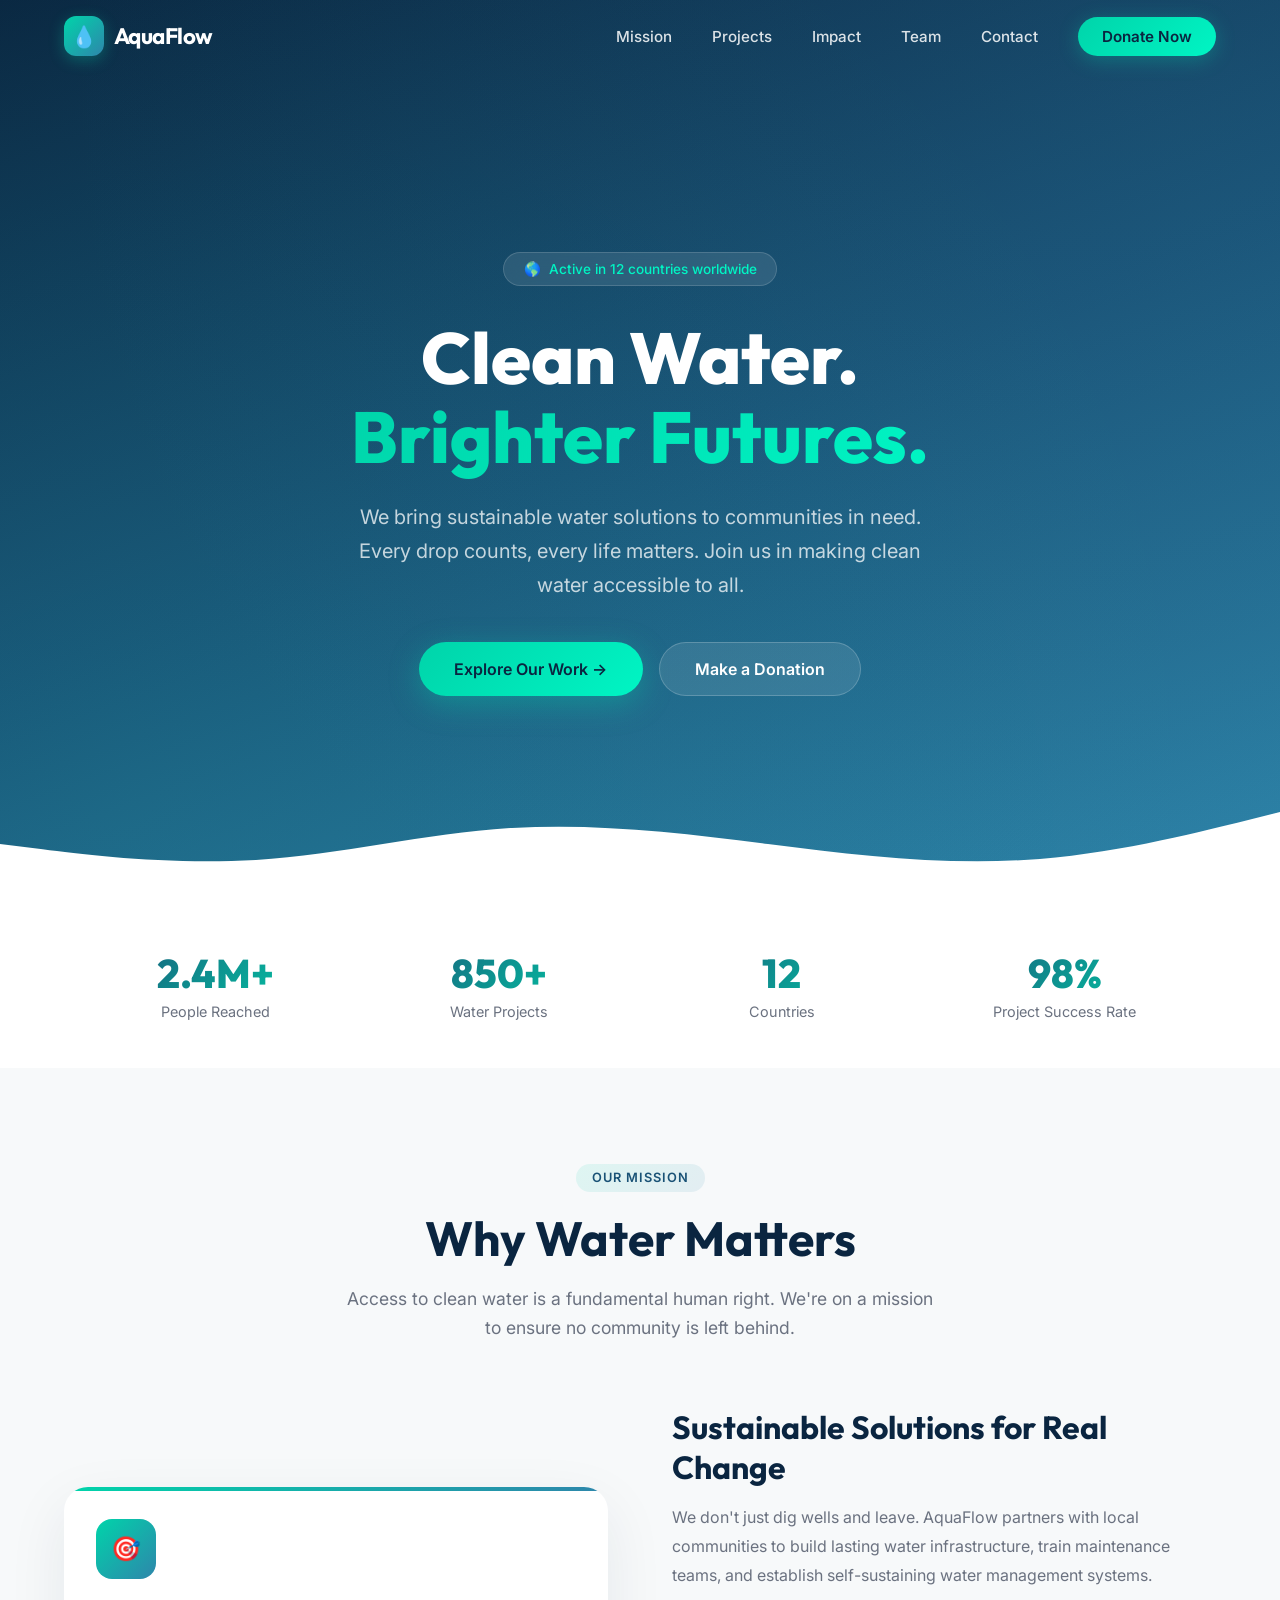
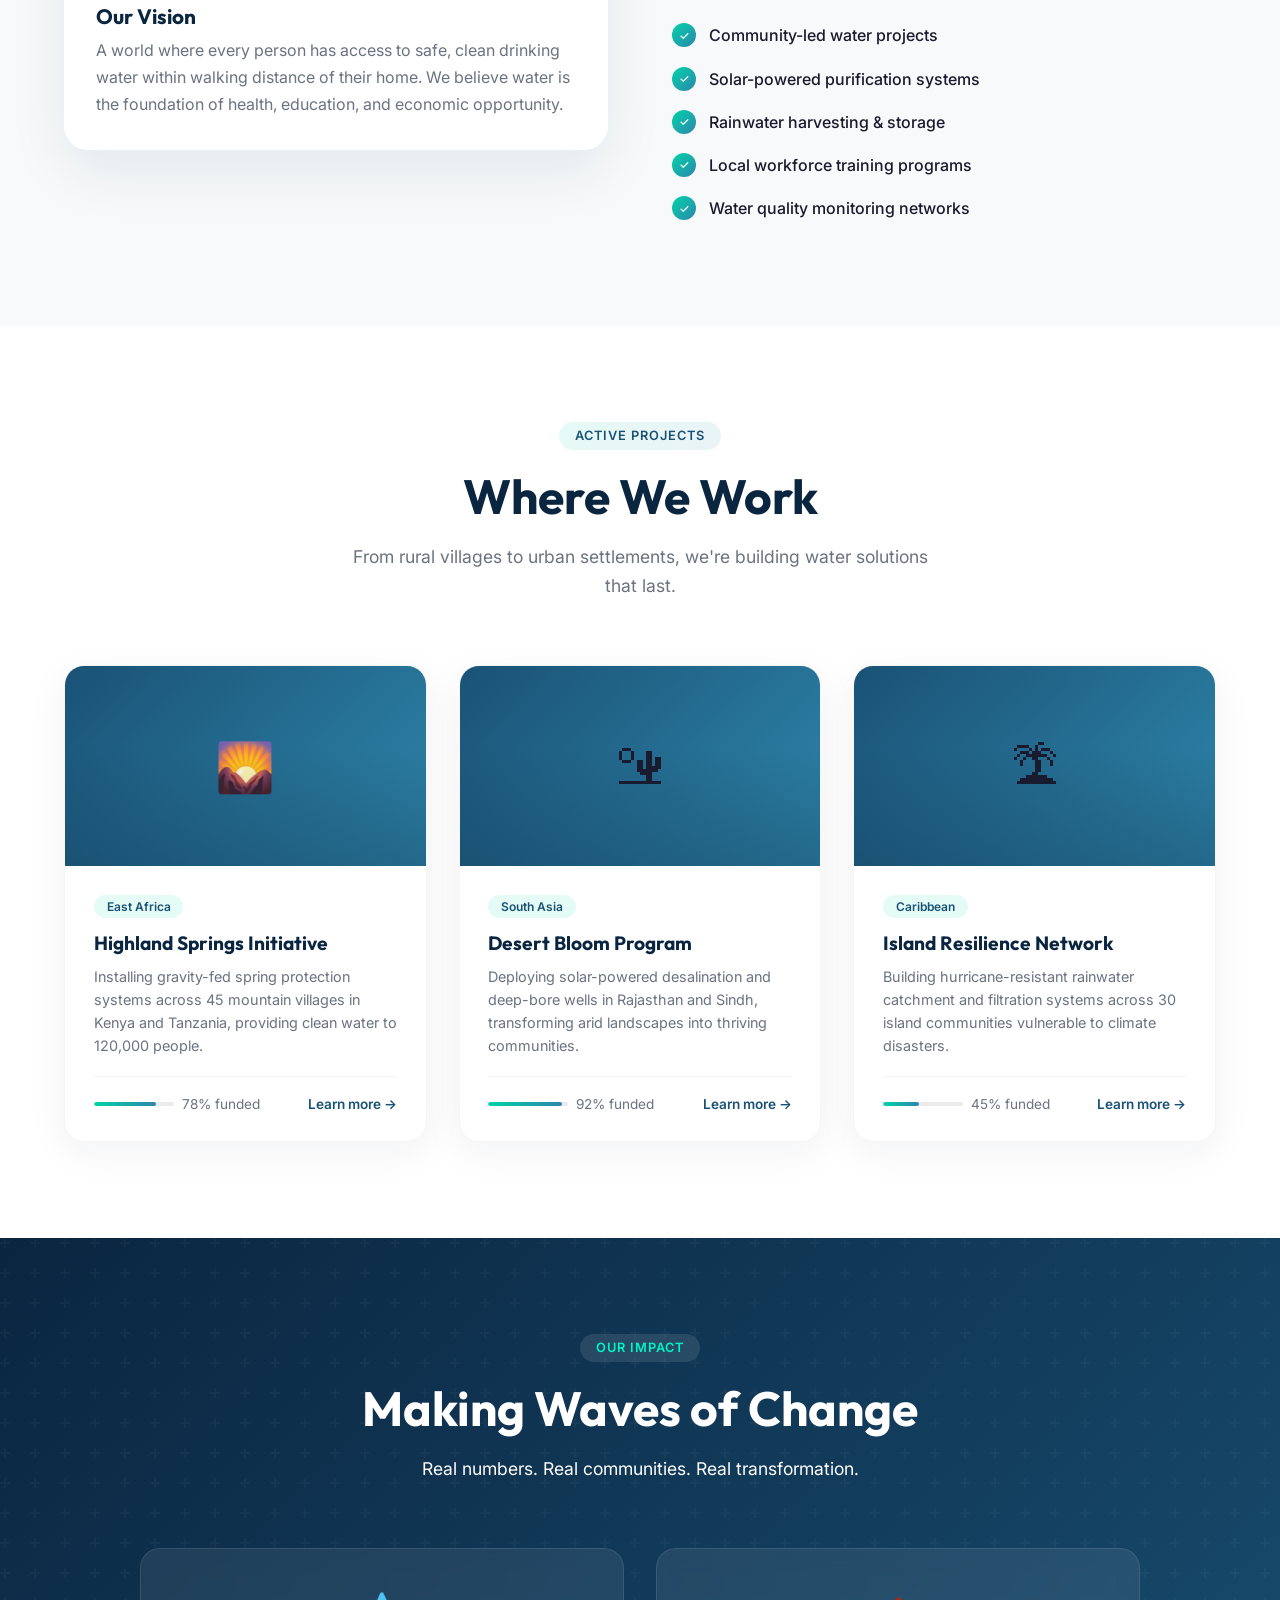
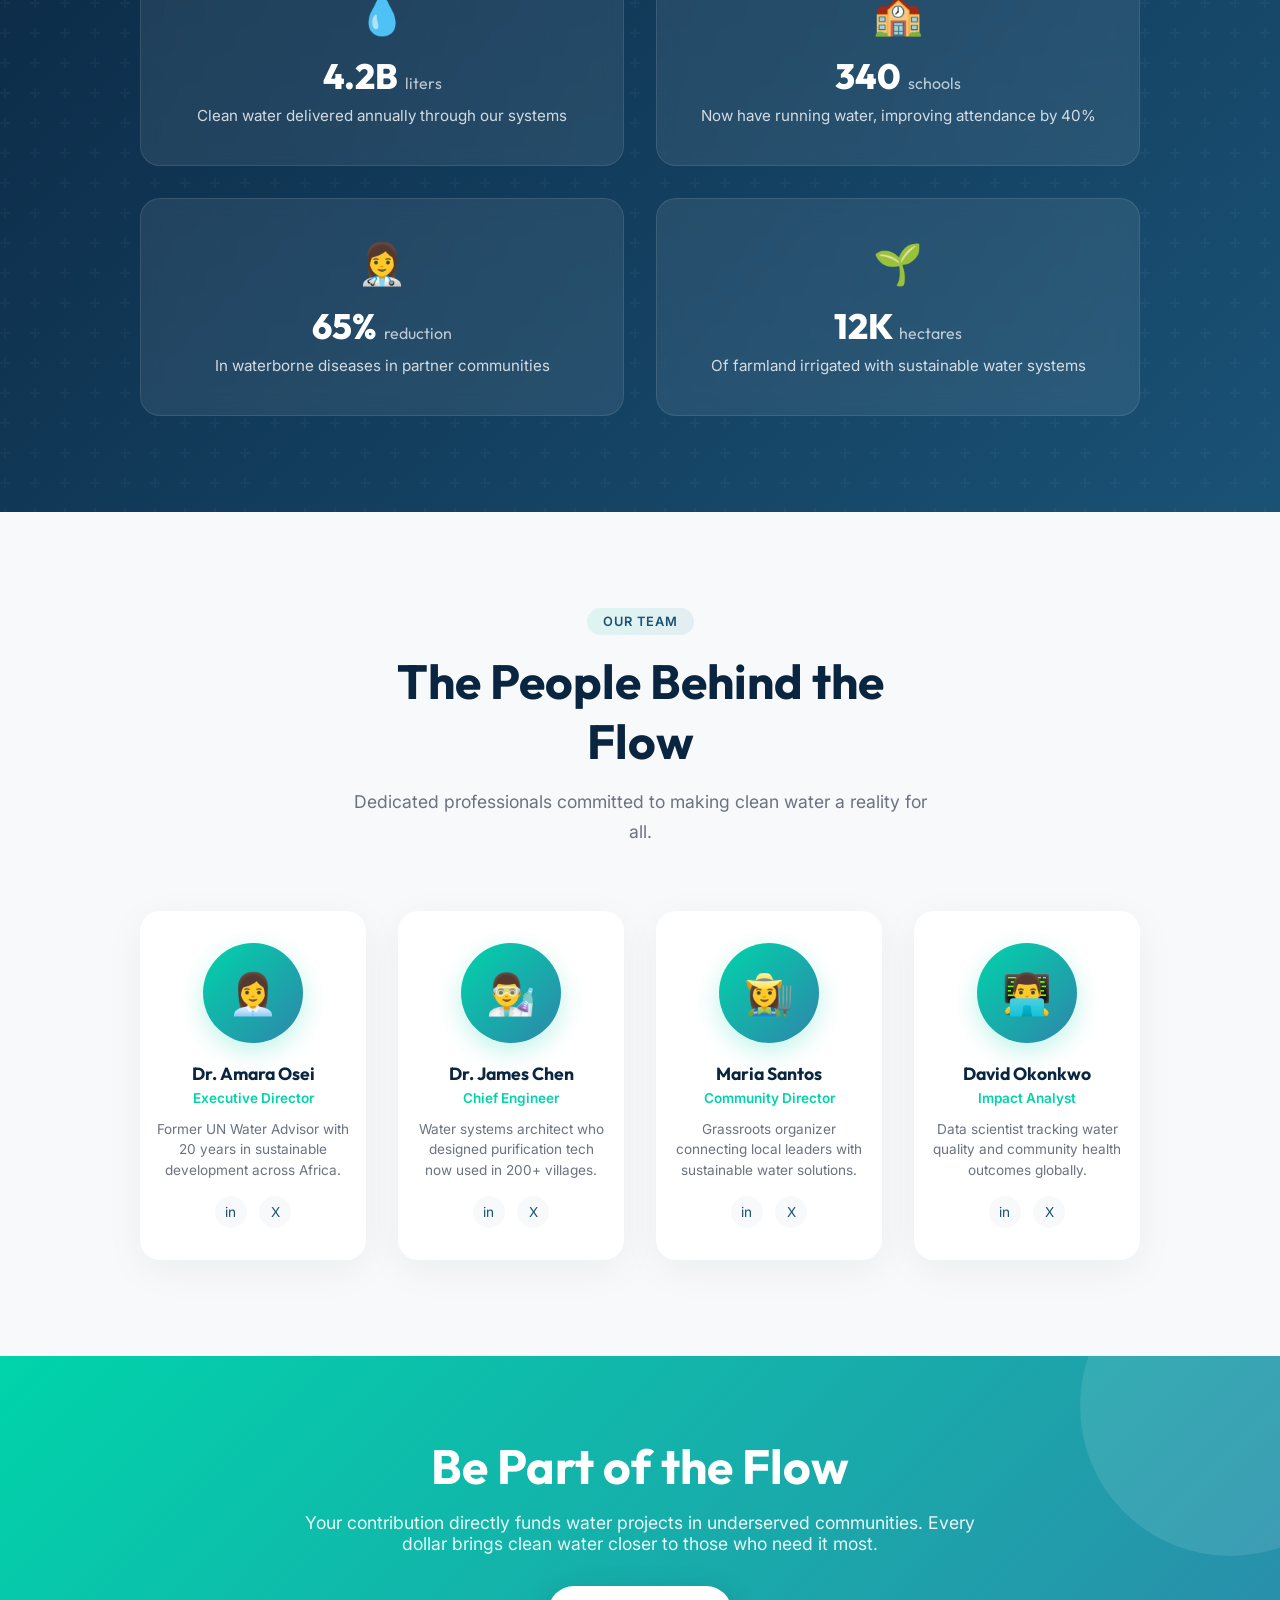
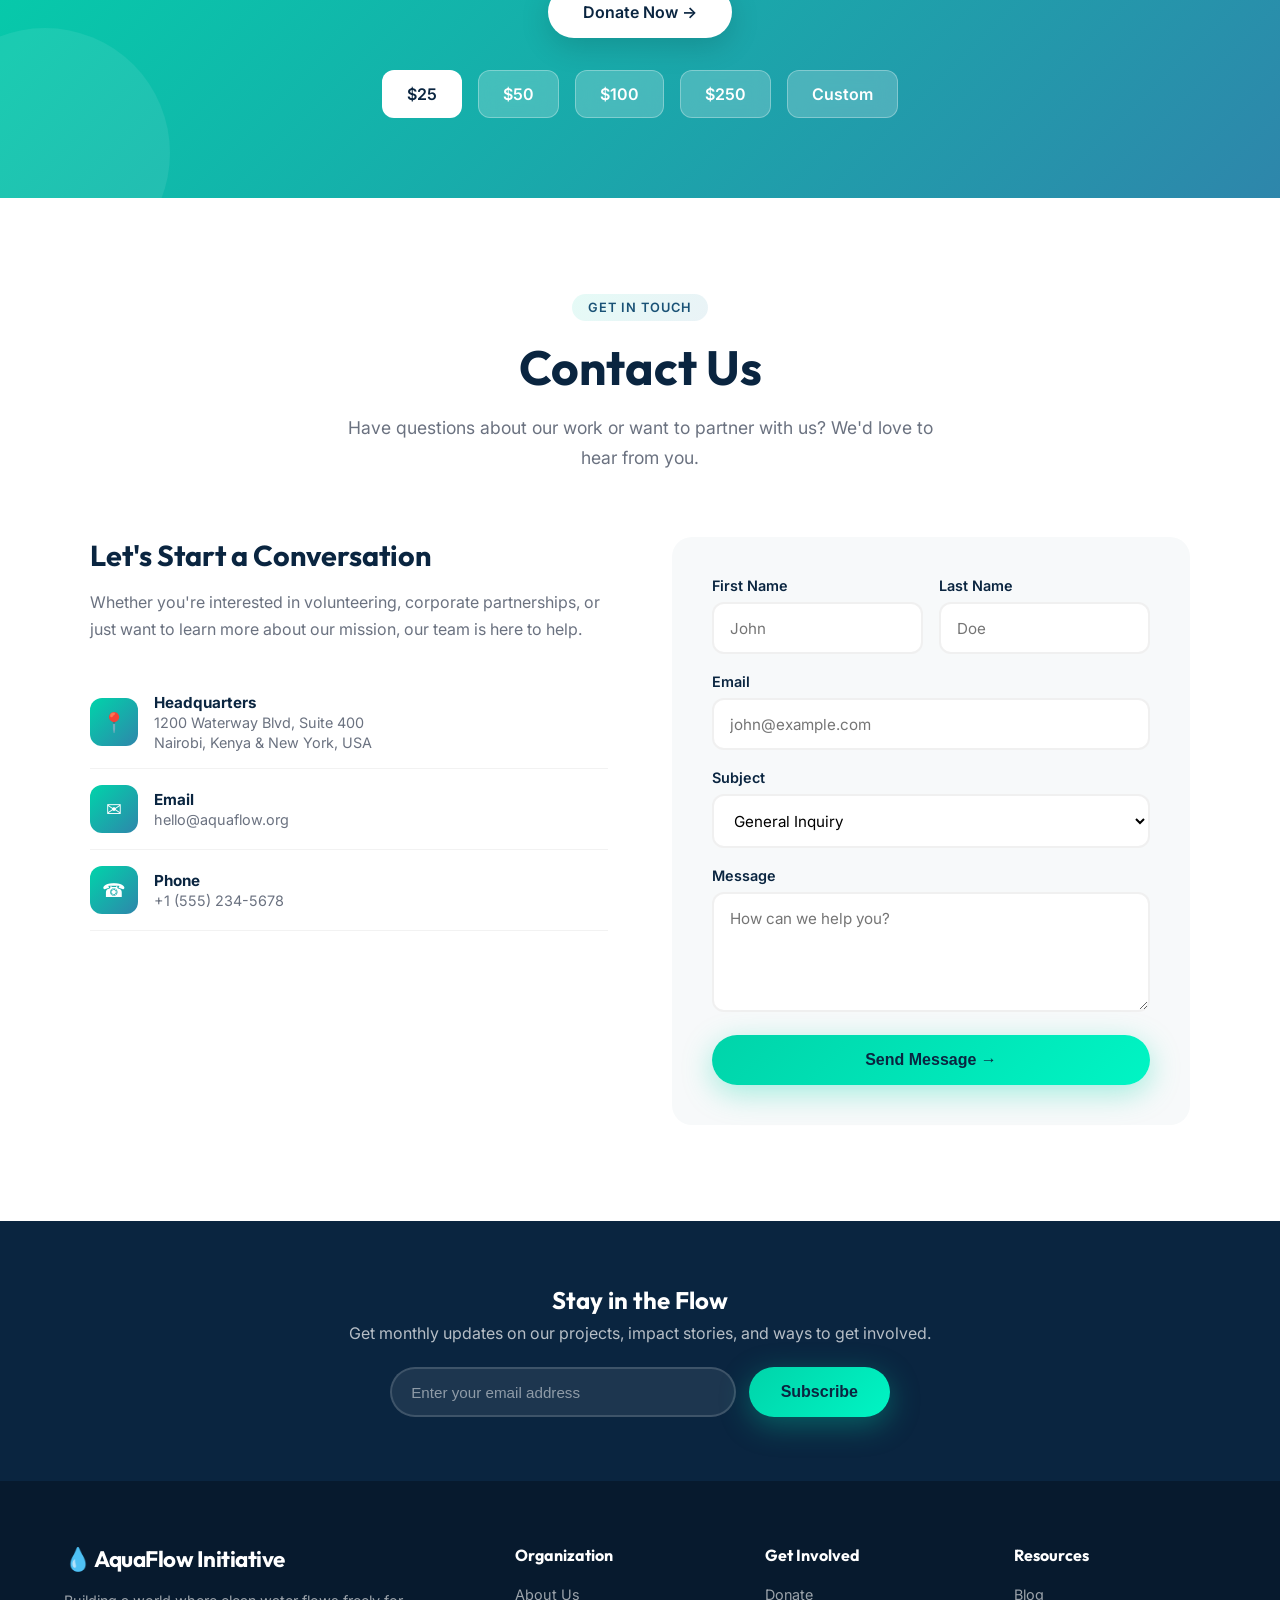
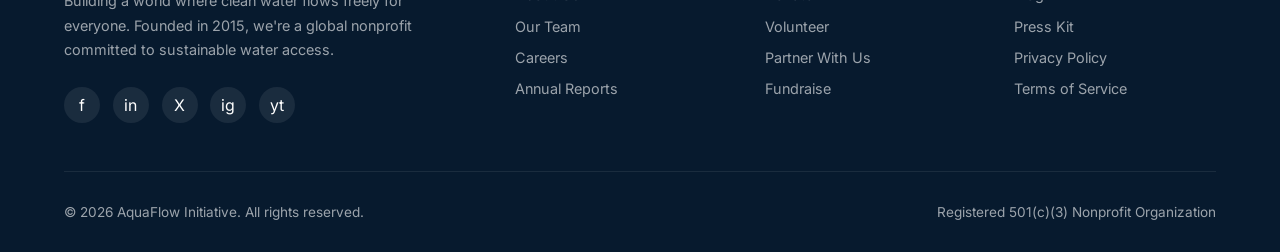
<file: src/index.html>
<!DOCTYPE html>
<html lang="en">
<head>
  <meta charset="UTF-8">
  <meta name="viewport" content="width=device-width, initial-scale=1.0">
  <title>AquaFlow Initiative — Clean Water. Brighter Futures.</title>
  <link rel="preconnect" href="https://fonts.googleapis.com">
  <link rel="preconnect" href="https://fonts.gstatic.com" crossorigin>
  <link href="https://fonts.googleapis.com/css2?family=Outfit:wght@300;400;500;600;700;800&family=Inter:wght@300;400;500;600&display=swap" rel="stylesheet">
  <style>
    :root {
      --ocean-deep: #0a2540;
      --ocean-mid: #1a5276;
      --ocean-light: #2e86ab;
      --aqua: #00d4aa;
      --aqua-glow: #00f5c4;
      --foam: #e8f6f3;
      --white: #ffffff;
      --sand: #f7f9fa;
      --text-dark: #1a1a2e;
      --text-muted: #6b7280;
      --coral: #ff6b6b;
      --sunset: #f4a261;
    }

    * { margin: 0; padding: 0; box-sizing: border-box; }

    html { scroll-behavior: smooth; }

    body {
      font-family: 'Inter', sans-serif;
      color: var(--text-dark);
      background: var(--white);
      overflow-x: hidden;
    }

    h1, h2, h3, h4 { font-family: 'Outfit', sans-serif; }

    /* --- NAVIGATION --- */
    .navbar {
      position: fixed;
      top: 0; left: 0; right: 0;
      z-index: 1000;
      padding: 1rem 5%;
      display: flex;
      justify-content: space-between;
      align-items: center;
      transition: all 0.4s ease;
    }

    .navbar.scrolled {
      background: rgba(10, 37, 64, 0.95);
      backdrop-filter: blur(20px);
      padding: 0.75rem 5%;
      box-shadow: 0 4px 30px rgba(0,0,0,0.15);
    }

    .logo {
      display: flex;
      align-items: center;
      gap: 0.6rem;
      text-decoration: none;
    }

    .logo-icon {
      width: 40px; height: 40px;
      background: linear-gradient(135deg, var(--aqua), var(--ocean-light));
      border-radius: 12px;
      display: flex;
      align-items: center;
      justify-content: center;
      font-size: 1.3rem;
      box-shadow: 0 4px 15px rgba(0, 212, 170, 0.3);
    }

    .logo-text {
      font-family: 'Outfit', sans-serif;
      font-weight: 700;
      font-size: 1.4rem;
      color: var(--white);
      letter-spacing: -0.5px;
    }

    .nav-links {
      display: flex;
      gap: 2.5rem;
      list-style: none;
    }

    .nav-links a {
      color: rgba(255,255,255,0.85);
      text-decoration: none;
      font-weight: 500;
      font-size: 0.95rem;
      transition: color 0.3s;
      position: relative;
    }

    .nav-links a::after {
      content: '';
      position: absolute;
      bottom: -4px; left: 0;
      width: 0; height: 2px;
      background: var(--aqua);
      transition: width 0.3s;
    }

    .nav-links a:hover { color: var(--aqua); }
    .nav-links a:hover::after { width: 100%; }

    .nav-cta {
      background: linear-gradient(135deg, var(--aqua), var(--aqua-glow));
      color: var(--ocean-deep) !important;
      padding: 0.6rem 1.5rem;
      border-radius: 50px;
      font-weight: 600 !important;
      box-shadow: 0 4px 20px rgba(0, 212, 170, 0.3);
      transition: transform 0.3s, box-shadow 0.3s !important;
    }

    .nav-cta:hover {
      transform: translateY(-2px);
      box-shadow: 0 8px 30px rgba(0, 212, 170, 0.4);
    }

    .nav-cta::after { display: none !important; }

    .mobile-menu-btn {
      display: none;
      background: none;
      border: none;
      color: var(--white);
      font-size: 1.5rem;
      cursor: pointer;
    }

    /* --- HERO --- */
    .hero {
      min-height: 100vh;
      background: linear-gradient(160deg, var(--ocean-deep) 0%, var(--ocean-mid) 50%, var(--ocean-light) 100%);
      display: flex;
      align-items: center;
      justify-content: center;
      position: relative;
      overflow: hidden;
      padding: 8rem 5% 5rem;
    }

    .hero::before {
      content: '';
      position: absolute;
      top: -50%; left: -50%;
      width: 200%; height: 200%;
      background: radial-gradient(circle at 30% 70%, rgba(0, 212, 170, 0.08) 0%, transparent 50%),
                  radial-gradient(circle at 70% 30%, rgba(46, 134, 171, 0.1) 0%, transparent 50%);
      animation: float 20s ease-in-out infinite;
    }

    @keyframes float {
      0%, 100% { transform: translate(0, 0) rotate(0deg); }
      33% { transform: translate(30px, -30px) rotate(1deg); }
      66% { transform: translate(-20px, 20px) rotate(-1deg); }
    }

    .hero-content {
      position: relative;
      z-index: 2;
      max-width: 900px;
      text-align: center;
    }

    .hero-badge {
      display: inline-flex;
      align-items: center;
      gap: 0.5rem;
      background: rgba(255,255,255,0.1);
      backdrop-filter: blur(10px);
      border: 1px solid rgba(255,255,255,0.15);
      padding: 0.5rem 1.2rem;
      border-radius: 50px;
      color: var(--aqua-glow);
      font-size: 0.85rem;
      font-weight: 500;
      margin-bottom: 2rem;
      animation: fadeInDown 1s ease;
    }

    .hero h1 {
      font-size: clamp(2.5rem, 6vw, 4.5rem);
      font-weight: 800;
      color: var(--white);
      line-height: 1.1;
      margin-bottom: 1.5rem;
      animation: fadeInUp 1s ease 0.2s both;
    }

    .hero h1 span {
      background: linear-gradient(135deg, var(--aqua), var(--aqua-glow));
      -webkit-background-clip: text;
      -webkit-text-fill-color: transparent;
      background-clip: text;
    }

    .hero p {
      font-size: clamp(1rem, 2vw, 1.25rem);
      color: rgba(255,255,255,0.75);
      max-width: 600px;
      margin: 0 auto 2.5rem;
      line-height: 1.7;
      animation: fadeInUp 1s ease 0.4s both;
    }

    .hero-buttons {
      display: flex;
      gap: 1rem;
      justify-content: center;
      flex-wrap: wrap;
      animation: fadeInUp 1s ease 0.6s both;
    }

    .btn {
      padding: 1rem 2.2rem;
      border-radius: 50px;
      font-weight: 600;
      font-size: 1rem;
      text-decoration: none;
      transition: all 0.3s ease;
      display: inline-flex;
      align-items: center;
      gap: 0.5rem;
      cursor: pointer;
      border: none;
    }

    .btn-primary {
      background: linear-gradient(135deg, var(--aqua), var(--aqua-glow));
      color: var(--ocean-deep);
      box-shadow: 0 8px 30px rgba(0, 212, 170, 0.35);
    }

    .btn-primary:hover {
      transform: translateY(-3px);
      box-shadow: 0 12px 40px rgba(0, 212, 170, 0.5);
    }

    .btn-secondary {
      background: rgba(255,255,255,0.1);
      backdrop-filter: blur(10px);
      color: var(--white);
      border: 1px solid rgba(255,255,255,0.2);
    }

    .btn-secondary:hover {
      background: rgba(255,255,255,0.2);
      transform: translateY(-3px);
    }

    .hero-wave {
      position: absolute;
      bottom: 0; left: 0;
      width: 100%;
      line-height: 0;
    }

    .hero-wave svg {
      display: block;
      width: 100%;
      height: 120px;
    }

    /* --- STATS BAR --- */
    .stats-bar {
      background: var(--white);
      padding: 3rem 5%;
      position: relative;
      z-index: 3;
    }

    .stats-grid {
      max-width: 1100px;
      margin: 0 auto;
      display: grid;
      grid-template-columns: repeat(4, 1fr);
      gap: 2rem;
      text-align: center;
    }

    .stat-item h3 {
      font-size: 2.5rem;
      font-weight: 800;
      background: linear-gradient(135deg, var(--ocean-mid), var(--aqua));
      -webkit-background-clip: text;
      -webkit-text-fill-color: transparent;
      background-clip: text;
    }

    .stat-item p {
      color: var(--text-muted);
      font-size: 0.9rem;
      margin-top: 0.3rem;
    }

    /* --- SECTIONS COMMON --- */
    section { padding: 6rem 5%; }

    .section-header {
      text-align: center;
      max-width: 600px;
      margin: 0 auto 4rem;
    }

    .section-tag {
      display: inline-block;
      background: linear-gradient(135deg, rgba(0,212,170,0.1), rgba(46,134,171,0.1));
      color: var(--ocean-mid);
      padding: 0.4rem 1rem;
      border-radius: 50px;
      font-size: 0.8rem;
      font-weight: 600;
      text-transform: uppercase;
      letter-spacing: 1px;
      margin-bottom: 1rem;
    }

    .section-header h2 {
      font-size: clamp(2rem, 4vw, 3rem);
      font-weight: 700;
      color: var(--ocean-deep);
      margin-bottom: 1rem;
    }

    .section-header p {
      color: var(--text-muted);
      font-size: 1.1rem;
      line-height: 1.7;
    }

    /* --- MISSION --- */
    .mission { background: var(--sand); }

    .mission-grid {
      max-width: 1200px;
      margin: 0 auto;
      display: grid;
      grid-template-columns: 1fr 1fr;
      gap: 4rem;
      align-items: center;
    }

    .mission-visual {
      position: relative;
    }

    .mission-card {
      background: var(--white);
      border-radius: 24px;
      padding: 2rem;
      box-shadow: 0 20px 60px rgba(10, 37, 64, 0.08);
      position: relative;
      overflow: hidden;
    }

    .mission-card::before {
      content: '';
      position: absolute;
      top: 0; left: 0; right: 0;
      height: 4px;
      background: linear-gradient(90deg, var(--aqua), var(--ocean-light));
    }

    .mission-card-icon {
      width: 60px; height: 60px;
      background: linear-gradient(135deg, var(--aqua), var(--ocean-light));
      border-radius: 16px;
      display: flex;
      align-items: center;
      justify-content: center;
      font-size: 1.5rem;
      margin-bottom: 1.5rem;
      color: var(--white);
    }

    .mission-card h3 {
      font-size: 1.3rem;
      color: var(--ocean-deep);
      margin-bottom: 0.5rem;
    }

    .mission-card p {
      color: var(--text-muted);
      line-height: 1.7;
    }

    .mission-content h3 {
      font-size: 2rem;
      color: var(--ocean-deep);
      margin-bottom: 1rem;
    }

    .mission-content p {
      color: var(--text-muted);
      line-height: 1.8;
      margin-bottom: 1.5rem;
    }

    .mission-list {
      list-style: none;
    }

    .mission-list li {
      display: flex;
      align-items: center;
      gap: 0.8rem;
      padding: 0.6rem 0;
      color: var(--text-dark);
      font-weight: 500;
    }

    .mission-list li::before {
      content: '\2713';
      width: 24px; height: 24px;
      background: linear-gradient(135deg, var(--aqua), var(--ocean-light));
      border-radius: 50%;
      display: flex;
      align-items: center;
      justify-content: center;
      color: var(--white);
      font-size: 0.75rem;
      flex-shrink: 0;
    }

    /* --- PROJECTS --- */
    .projects { background: var(--white); }

    .projects-grid {
      max-width: 1200px;
      margin: 0 auto;
      display: grid;
      grid-template-columns: repeat(3, 1fr);
      gap: 2rem;
    }

    .project-card {
      background: var(--white);
      border-radius: 20px;
      overflow: hidden;
      box-shadow: 0 10px 40px rgba(10, 37, 64, 0.06);
      transition: transform 0.4s, box-shadow 0.4s;
      border: 1px solid rgba(0,0,0,0.04);
    }

    .project-card:hover {
      transform: translateY(-8px);
      box-shadow: 0 20px 60px rgba(10, 37, 64, 0.12);
    }

    .project-image {
      height: 200px;
      background: linear-gradient(135deg, var(--ocean-mid), var(--ocean-light));
      display: flex;
      align-items: center;
      justify-content: center;
      font-size: 3rem;
      position: relative;
      overflow: hidden;
    }

    .project-image::after {
      content: '';
      position: absolute;
      bottom: 0; left: 0; right: 0;
      height: 60%;
      background: linear-gradient(to top, rgba(10,37,64,0.3), transparent);
    }

    .project-body {
      padding: 1.8rem;
    }

    .project-tag {
      display: inline-block;
      background: rgba(0,212,170,0.1);
      color: var(--ocean-mid);
      padding: 0.25rem 0.8rem;
      border-radius: 50px;
      font-size: 0.75rem;
      font-weight: 600;
      margin-bottom: 0.8rem;
    }

    .project-card h3 {
      font-size: 1.2rem;
      color: var(--ocean-deep);
      margin-bottom: 0.6rem;
    }

    .project-card p {
      color: var(--text-muted);
      font-size: 0.9rem;
      line-height: 1.6;
    }

    .project-footer {
      display: flex;
      justify-content: space-between;
      align-items: center;
      margin-top: 1.2rem;
      padding-top: 1.2rem;
      border-top: 1px solid rgba(0,0,0,0.05);
    }

    .project-progress {
      display: flex;
      align-items: center;
      gap: 0.5rem;
      font-size: 0.85rem;
      color: var(--text-muted);
    }

    .progress-bar {
      width: 80px;
      height: 4px;
      background: rgba(0,0,0,0.08);
      border-radius: 2px;
      overflow: hidden;
    }

    .progress-fill {
      height: 100%;
      background: linear-gradient(90deg, var(--aqua), var(--ocean-light));
      border-radius: 2px;
    }

    .project-link {
      color: var(--ocean-mid);
      text-decoration: none;
      font-weight: 600;
      font-size: 0.85rem;
      display: flex;
      align-items: center;
      gap: 0.3rem;
      transition: color 0.3s;
    }

    .project-link:hover { color: var(--aqua); }

    /* --- IMPACT --- */
    .impact {
      background: linear-gradient(135deg, var(--ocean-deep), var(--ocean-mid));
      color: var(--white);
      position: relative;
      overflow: hidden;
    }

    .impact::before {
      content: '';
      position: absolute;
      top: 0; left: 0; right: 0; bottom: 0;
      background: url("data:image/svg+xml,%3Csvg width='60' height='60' viewBox='0 0 60 60' xmlns='http://www.w3.org/2000/svg'%3E%3Cg fill='none' fill-rule='evenodd'%3E%3Cg fill='%23ffffff' fill-opacity='0.03'%3E%3Cpath d='M36 34v-4h-2v4h-4v2h4v4h2v-4h4v-2h-4zm0-30V0h-2v4h-4v2h4v4h2V6h4V4h-4zM6 34v-4H4v4H0v2h4v4h2v-4h4v-2H6zM6 4V0H4v4H0v2h4v4h2V6h4V4H6z'/%3E%3C/g%3E%3C/g%3E%3C/svg%3E");
    }

    .impact .section-header h2,
    .impact .section-header p { color: var(--white); }
    .impact .section-tag {
      background: rgba(255,255,255,0.1);
      color: var(--aqua-glow);
    }

    .impact-grid {
      max-width: 1000px;
      margin: 0 auto;
      display: grid;
      grid-template-columns: repeat(2, 1fr);
      gap: 2rem;
      position: relative;
      z-index: 1;
    }

    .impact-card {
      background: rgba(255,255,255,0.08);
      backdrop-filter: blur(10px);
      border: 1px solid rgba(255,255,255,0.1);
      border-radius: 20px;
      padding: 2.5rem;
      text-align: center;
      transition: transform 0.3s, background 0.3s;
    }

    .impact-card:hover {
      transform: translateY(-5px);
      background: rgba(255,255,255,0.12);
    }

    .impact-card .icon {
      font-size: 2.5rem;
      margin-bottom: 1rem;
    }

    .impact-card h3 {
      font-size: 2.2rem;
      font-weight: 800;
      margin-bottom: 0.5rem;
    }

    .impact-card h3 span {
      font-size: 1rem;
      font-weight: 400;
      opacity: 0.7;
    }

    .impact-card p {
      opacity: 0.8;
      font-size: 0.95rem;
    }

    /* --- TEAM --- */
    .team { background: var(--sand); }

    .team-grid {
      max-width: 1000px;
      margin: 0 auto;
      display: grid;
      grid-template-columns: repeat(4, 1fr);
      gap: 2rem;
    }

    .team-card {
      text-align: center;
      padding: 2rem 1rem;
      background: var(--white);
      border-radius: 20px;
      box-shadow: 0 10px 40px rgba(10, 37, 64, 0.05);
      transition: transform 0.3s;
    }

    .team-card:hover { transform: translateY(-5px); }

    .team-avatar {
      width: 100px; height: 100px;
      border-radius: 50%;
      background: linear-gradient(135deg, var(--aqua), var(--ocean-light));
      display: flex;
      align-items: center;
      justify-content: center;
      font-size: 2.5rem;
      margin: 0 auto 1.2rem;
      color: var(--white);
      box-shadow: 0 8px 25px rgba(0, 212, 170, 0.25);
    }

    .team-card h4 {
      font-size: 1.1rem;
      color: var(--ocean-deep);
      margin-bottom: 0.3rem;
    }

    .team-card .role {
      color: var(--aqua);
      font-size: 0.85rem;
      font-weight: 600;
      margin-bottom: 0.8rem;
    }

    .team-card .bio {
      color: var(--text-muted);
      font-size: 0.85rem;
      line-height: 1.5;
    }

    .team-social {
      display: flex;
      justify-content: center;
      gap: 0.8rem;
      margin-top: 1rem;
    }

    .team-social a {
      width: 32px; height: 32px;
      border-radius: 50%;
      background: var(--sand);
      display: flex;
      align-items: center;
      justify-content: center;
      color: var(--ocean-mid);
      text-decoration: none;
      font-size: 0.85rem;
      transition: all 0.3s;
    }

    .team-social a:hover {
      background: var(--aqua);
      color: var(--white);
    }

    /* --- DONATE CTA --- */
    .donate-cta {
      background: linear-gradient(135deg, var(--aqua), var(--ocean-light));
      padding: 5rem 5%;
      text-align: center;
      position: relative;
      overflow: hidden;
    }

    .donate-cta::before {
      content: '';
      position: absolute;
      top: -100px; right: -100px;
      width: 300px; height: 300px;
      background: rgba(255,255,255,0.1);
      border-radius: 50%;
    }

    .donate-cta::after {
      content: '';
      position: absolute;
      bottom: -80px; left: -80px;
      width: 250px; height: 250px;
      background: rgba(255,255,255,0.08);
      border-radius: 50%;
    }

    .donate-cta-content {
      position: relative;
      z-index: 1;
      max-width: 700px;
      margin: 0 auto;
    }

    .donate-cta h2 {
      font-size: clamp(2rem, 4vw, 3rem);
      color: var(--white);
      margin-bottom: 1rem;
    }

    .donate-cta p {
      color: rgba(255,255,255,0.9);
      font-size: 1.1rem;
      margin-bottom: 2rem;
    }

    .donate-cta .btn {
      background: var(--white);
      color: var(--ocean-deep);
      box-shadow: 0 8px 30px rgba(0,0,0,0.15);
    }

    .donate-cta .btn:hover {
      transform: translateY(-3px);
      box-shadow: 0 12px 40px rgba(0,0,0,0.2);
    }

    .donate-options {
      display: flex;
      justify-content: center;
      gap: 1rem;
      margin-top: 2rem;
      flex-wrap: wrap;
    }

    .donate-option {
      background: rgba(255,255,255,0.2);
      backdrop-filter: blur(10px);
      border: 1px solid rgba(255,255,255,0.3);
      padding: 0.8rem 1.5rem;
      border-radius: 12px;
      color: var(--white);
      font-weight: 600;
      cursor: pointer;
      transition: all 0.3s;
    }

    .donate-option:hover, .donate-option.active {
      background: var(--white);
      color: var(--ocean-deep);
    }

    /* --- CONTACT --- */
    .contact { background: var(--white); }

    .contact-grid {
      max-width: 1100px;
      margin: 0 auto;
      display: grid;
      grid-template-columns: 1fr 1fr;
      gap: 4rem;
      align-items: start;
    }

    .contact-info h3 {
      font-size: 1.8rem;
      color: var(--ocean-deep);
      margin-bottom: 1rem;
    }

    .contact-info p {
      color: var(--text-muted);
      line-height: 1.7;
      margin-bottom: 2rem;
    }

    .contact-item {
      display: flex;
      align-items: center;
      gap: 1rem;
      padding: 1rem 0;
      border-bottom: 1px solid rgba(0,0,0,0.05);
    }

    .contact-item-icon {
      width: 48px; height: 48px;
      background: linear-gradient(135deg, var(--aqua), var(--ocean-light));
      border-radius: 12px;
      display: flex;
      align-items: center;
      justify-content: center;
      color: var(--white);
      font-size: 1.2rem;
      flex-shrink: 0;
    }

    .contact-item div strong {
      color: var(--ocean-deep);
      font-size: 0.95rem;
    }

    .contact-item div span {
      color: var(--text-muted);
      font-size: 0.9rem;
    }

    .contact-form {
      background: var(--sand);
      padding: 2.5rem;
      border-radius: 20px;
    }

    .form-group {
      margin-bottom: 1.2rem;
    }

    .form-group label {
      display: block;
      color: var(--ocean-deep);
      font-weight: 600;
      font-size: 0.9rem;
      margin-bottom: 0.5rem;
    }

    .form-group input,
    .form-group textarea,
    .form-group select {
      width: 100%;
      padding: 0.9rem 1rem;
      border: 2px solid rgba(0,0,0,0.06);
      border-radius: 12px;
      font-family: 'Inter', sans-serif;
      font-size: 0.95rem;
      background: var(--white);
      transition: border-color 0.3s, box-shadow 0.3s;
    }

    .form-group input:focus,
    .form-group textarea:focus,
    .form-group select:focus {
      outline: none;
      border-color: var(--aqua);
      box-shadow: 0 0 0 4px rgba(0, 212, 170, 0.1);
    }

    .form-group textarea { resize: vertical; min-height: 120px; }

    .form-row {
      display: grid;
      grid-template-columns: 1fr 1fr;
      gap: 1rem;
    }

    .contact-form .btn-primary {
      width: 100%;
      justify-content: center;
    }

    /* --- NEWSLETTER --- */
    .newsletter {
      background: var(--ocean-deep);
      padding: 4rem 5%;
      text-align: center;
    }

    .newsletter h3 {
      color: var(--white);
      font-size: 1.5rem;
      margin-bottom: 0.5rem;
    }

    .newsletter p {
      color: rgba(255,255,255,0.7);
      margin-bottom: 1.5rem;
    }

    .newsletter-form {
      display: flex;
      gap: 0.8rem;
      max-width: 500px;
      margin: 0 auto;
      flex-wrap: wrap;
      justify-content: center;
    }

    .newsletter-form input {
      flex: 1;
      min-width: 250px;
      padding: 0.9rem 1.2rem;
      border: 2px solid rgba(255,255,255,0.15);
      border-radius: 50px;
      background: rgba(255,255,255,0.08);
      color: var(--white);
      font-size: 0.95rem;
    }

    .newsletter-form input::placeholder { color: rgba(255,255,255,0.5); }

    .newsletter-form input:focus {
      outline: none;
      border-color: var(--aqua);
      background: rgba(255,255,255,0.12);
    }

    .newsletter-form .btn-primary {
      padding: 0.9rem 2rem;
    }

    /* --- FOOTER --- */
    .footer {
      background: #071a2e;
      color: rgba(255,255,255,0.6);
      padding: 4rem 5% 2rem;
    }

    .footer-grid {
      max-width: 1200px;
      margin: 0 auto;
      display: grid;
      grid-template-columns: 2fr 1fr 1fr 1fr;
      gap: 3rem;
      margin-bottom: 3rem;
    }

    .footer-brand .logo-text { color: var(--white); margin-bottom: 1rem; display: block; }
    .footer-brand p {
      font-size: 0.9rem;
      line-height: 1.7;
      margin-bottom: 1.5rem;
    }

    .footer-social {
      display: flex;
      gap: 0.8rem;
    }

    .footer-social a {
      width: 36px; height: 36px;
      border-radius: 50%;
      background: rgba(255,255,255,0.08);
      display: flex;
      align-items: center;
      justify-content: center;
      color: var(--white);
      text-decoration: none;
      transition: background 0.3s;
    }

    .footer-social a:hover { background: var(--aqua); }

    .footer-col h4 {
      color: var(--white);
      font-size: 1rem;
      margin-bottom: 1.2rem;
    }

    .footer-col ul { list-style: none; }
    .footer-col ul li { margin-bottom: 0.7rem; }
    .footer-col ul li a {
      color: rgba(255,255,255,0.6);
      text-decoration: none;
      font-size: 0.9rem;
      transition: color 0.3s;
    }
    .footer-col ul li a:hover { color: var(--aqua); }

    .footer-bottom {
      max-width: 1200px;
      margin: 0 auto;
      padding-top: 2rem;
      border-top: 1px solid rgba(255,255,255,0.08);
      display: flex;
      justify-content: space-between;
      align-items: center;
      font-size: 0.85rem;
    }

    /* --- ANIMATIONS --- */
    @keyframes fadeInUp {
      from { opacity: 0; transform: translateY(30px); }
      to { opacity: 1; transform: translateY(0); }
    }

    @keyframes fadeInDown {
      from { opacity: 0; transform: translateY(-20px); }
      to { opacity: 1; transform: translateY(0); }
    }

    .fade-in {
      opacity: 0;
      transform: translateY(30px);
      transition: opacity 0.8s ease, transform 0.8s ease;
    }

    .fade-in.visible {
      opacity: 1;
      transform: translateY(0);
    }

    /* --- RESPONSIVE --- */
    @media (max-width: 1024px) {
      .stats-grid { grid-template-columns: repeat(2, 1fr); }
      .team-grid { grid-template-columns: repeat(2, 1fr); }
      .footer-grid { grid-template-columns: repeat(2, 1fr); }
    }

    @media (max-width: 768px) {
      .nav-links { display: none; }
      .mobile-menu-btn { display: block; }
      .hero { padding: 7rem 5% 4rem; }
      .mission-grid,
      .contact-grid { grid-template-columns: 1fr; }
      .projects-grid { grid-template-columns: 1fr; }
      .impact-grid { grid-template-columns: 1fr; }
      .stats-grid { grid-template-columns: 1fr 1fr; }
      .team-grid { grid-template-columns: 1fr 1fr; }
      .footer-grid { grid-template-columns: 1fr; }
      .footer-bottom { flex-direction: column; gap: 1rem; text-align: center; }
      .form-row { grid-template-columns: 1fr; }
    }

    @media (max-width: 480px) {
      .stats-grid { grid-template-columns: 1fr; }
      .team-grid { grid-template-columns: 1fr; }
    }
  </style>
</head>
<body>

<!-- NAVIGATION -->
<nav class="navbar" id="navbar">
  <a href="#" class="logo">
    <div class="logo-icon">&#128167;</div>
    <span class="logo-text">AquaFlow</span>
  </a>
  <ul class="nav-links">
    <li><a href="#mission">Mission</a></li>
    <li><a href="#projects">Projects</a></li>
    <li><a href="#impact">Impact</a></li>
    <li><a href="#team">Team</a></li>
    <li><a href="#contact">Contact</a></li>
    <li><a href="#donate" class="nav-cta">Donate Now</a></li>
  </ul>
  <button class="mobile-menu-btn" onclick="toggleMobileMenu()">&#9776;</button>
</nav>

<!-- HERO -->
<section class="hero">
  <div class="hero-content">
    <div class="hero-badge">
      <span>&#127758;</span> Active in 12 countries worldwide
    </div>
    <h1>Clean Water.<br><span>Brighter Futures.</span></h1>
    <p>We bring sustainable water solutions to communities in need. Every drop counts, every life matters. Join us in making clean water accessible to all.</p>
    <div class="hero-buttons">
      <a href="#projects" class="btn btn-primary">Explore Our Work &#8594;</a>
      <a href="#donate" class="btn btn-secondary">Make a Donation</a>
    </div>
  </div>
  <div class="hero-wave">
    <svg viewBox="0 0 1440 120" preserveAspectRatio="none">
      <path fill="#ffffff" d="M0,64L48,69.3C96,75,192,85,288,80C384,75,480,53,576,48C672,43,768,53,864,64C960,75,1056,85,1152,80C1248,75,1344,53,1392,42.7L1440,32L1440,120L1392,120C1344,120,1248,120,1152,120C1056,120,960,120,864,120C768,120,672,120,576,120C480,120,384,120,288,120C192,120,96,120,48,120L0,120Z"></path>
    </svg>
  </div>
</section>

<!-- STATS BAR -->
<div class="stats-bar">
  <div class="stats-grid">
    <div class="stat-item">
      <h3>2.4M+</h3>
      <p>People Reached</p>
    </div>
    <div class="stat-item">
      <h3>850+</h3>
      <p>Water Projects</p>
    </div>
    <div class="stat-item">
      <h3>12</h3>
      <p>Countries</p>
    </div>
    <div class="stat-item">
      <h3>98%</h3>
      <p>Project Success Rate</p>
    </div>
  </div>
</div>

<!-- MISSION -->
<section class="mission" id="mission">
  <div class="section-header fade-in">
    <span class="section-tag">Our Mission</span>
    <h2>Why Water Matters</h2>
    <p>Access to clean water is a fundamental human right. We're on a mission to ensure no community is left behind.</p>
  </div>
  <div class="mission-grid">
    <div class="mission-visual fade-in">
      <div class="mission-card">
        <div class="mission-card-icon">&#127919;</div>
        <h3>Our Vision</h3>
        <p>A world where every person has access to safe, clean drinking water within walking distance of their home. We believe water is the foundation of health, education, and economic opportunity.</p>
      </div>
    </div>
    <div class="mission-content fade-in">
      <h3>Sustainable Solutions for Real Change</h3>
      <p>We don't just dig wells and leave. AquaFlow partners with local communities to build lasting water infrastructure, train maintenance teams, and establish self-sustaining water management systems.</p>
      <ul class="mission-list">
        <li>Community-led water projects</li>
        <li>Solar-powered purification systems</li>
        <li>Rainwater harvesting &amp; storage</li>
        <li>Local workforce training programs</li>
        <li>Water quality monitoring networks</li>
      </ul>
    </div>
  </div>
</section>

<!-- PROJECTS -->
<section class="projects" id="projects">
  <div class="section-header fade-in">
    <span class="section-tag">Active Projects</span>
    <h2>Where We Work</h2>
    <p>From rural villages to urban settlements, we're building water solutions that last.</p>
  </div>
  <div class="projects-grid">
    <div class="project-card fade-in">
      <div class="project-image">&#127748;</div>
      <div class="project-body">
        <span class="project-tag">East Africa</span>
        <h3>Highland Springs Initiative</h3>
        <p>Installing gravity-fed spring protection systems across 45 mountain villages in Kenya and Tanzania, providing clean water to 120,000 people.</p>
        <div class="project-footer">
          <div class="project-progress">
            <div class="progress-bar"><div class="progress-fill" style="width:78%"></div></div>
            <span>78% funded</span>
          </div>
          <a href="#" class="project-link">Learn more &#8594;</a>
        </div>
      </div>
    </div>
    <div class="project-card fade-in">
      <div class="project-image">&#127964;</div>
      <div class="project-body">
        <span class="project-tag">South Asia</span>
        <h3>Desert Bloom Program</h3>
        <p>Deploying solar-powered desalination and deep-bore wells in Rajasthan and Sindh, transforming arid landscapes into thriving communities.</p>
        <div class="project-footer">
          <div class="project-progress">
            <div class="progress-bar"><div class="progress-fill" style="width:92%"></div></div>
            <span>92% funded</span>
          </div>
          <a href="#" class="project-link">Learn more &#8594;</a>
        </div>
      </div>
    </div>
    <div class="project-card fade-in">
      <div class="project-image">&#127965;</div>
      <div class="project-body">
        <span class="project-tag">Caribbean</span>
        <h3>Island Resilience Network</h3>
        <p>Building hurricane-resistant rainwater catchment and filtration systems across 30 island communities vulnerable to climate disasters.</p>
        <div class="project-footer">
          <div class="project-progress">
            <div class="progress-bar"><div class="progress-fill" style="width:45%"></div></div>
            <span>45% funded</span>
          </div>
          <a href="#" class="project-link">Learn more &#8594;</a>
        </div>
      </div>
    </div>
  </div>
</section>

<!-- IMPACT -->
<section class="impact" id="impact">
  <div class="section-header fade-in">
    <span class="section-tag">Our Impact</span>
    <h2>Making Waves of Change</h2>
    <p>Real numbers. Real communities. Real transformation.</p>
  </div>
  <div class="impact-grid">
    <div class="impact-card fade-in">
      <div class="icon">&#128167;</div>
      <h3>4.2B <span>liters</span></h3>
      <p>Clean water delivered annually through our systems</p>
    </div>
    <div class="impact-card fade-in">
      <div class="icon">&#127979;</div>
      <h3>340 <span>schools</span></h3>
      <p>Now have running water, improving attendance by 40%</p>
    </div>
    <div class="impact-card fade-in">
      <div class="icon">&#128105;&#8205;&#9877;&#65039;</div>
      <h3>65% <span>reduction</span></h3>
      <p>In waterborne diseases in partner communities</p>
    </div>
    <div class="impact-card fade-in">
      <div class="icon">&#127793;</div>
      <h3>12K <span>hectares</span></h3>
      <p>Of farmland irrigated with sustainable water systems</p>
    </div>
  </div>
</section>

<!-- TEAM -->
<section class="team" id="team">
  <div class="section-header fade-in">
    <span class="section-tag">Our Team</span>
    <h2>The People Behind the Flow</h2>
    <p>Dedicated professionals committed to making clean water a reality for all.</p>
  </div>
  <div class="team-grid">
    <div class="team-card fade-in">
      <div class="team-avatar">&#128105;&#8205;&#128188;</div>
      <h4>Dr. Amara Osei</h4>
      <div class="role">Executive Director</div>
      <div class="bio">Former UN Water Advisor with 20 years in sustainable development across Africa.</div>
      <div class="team-social">
        <a href="#">in</a>
        <a href="#">X</a>
      </div>
    </div>
    <div class="team-card fade-in">
      <div class="team-avatar">&#128104;&#8205;&#128300;</div>
      <h4>Dr. James Chen</h4>
      <div class="role">Chief Engineer</div>
      <div class="bio">Water systems architect who designed purification tech now used in 200+ villages.</div>
      <div class="team-social">
        <a href="#">in</a>
        <a href="#">X</a>
      </div>
    </div>
    <div class="team-card fade-in">
      <div class="team-avatar">&#128105;&#8205;&#127806;</div>
      <h4>Maria Santos</h4>
      <div class="role">Community Director</div>
      <div class="bio">Grassroots organizer connecting local leaders with sustainable water solutions.</div>
      <div class="team-social">
        <a href="#">in</a>
        <a href="#">X</a>
      </div>
    </div>
    <div class="team-card fade-in">
      <div class="team-avatar">&#128104;&#8205;&#128187;</div>
      <h4>David Okonkwo</h4>
      <div class="role">Impact Analyst</div>
      <div class="bio">Data scientist tracking water quality and community health outcomes globally.</div>
      <div class="team-social">
        <a href="#">in</a>
        <a href="#">X</a>
      </div>
    </div>
  </div>
</section>

<!-- DONATE CTA -->
<section class="donate-cta" id="donate">
  <div class="donate-cta-content">
    <h2>Be Part of the Flow</h2>
    <p>Your contribution directly funds water projects in underserved communities. Every dollar brings clean water closer to those who need it most.</p>
    <a href="#" class="btn btn-primary">Donate Now &#8594;</a>
    <div class="donate-options">
      <div class="donate-option active">$25</div>
      <div class="donate-option">$50</div>
      <div class="donate-option">$100</div>
      <div class="donate-option">$250</div>
      <div class="donate-option">Custom</div>
    </div>
  </div>
</section>

<!-- CONTACT -->
<section class="contact" id="contact">
  <div class="section-header fade-in">
    <span class="section-tag">Get in Touch</span>
    <h2>Contact Us</h2>
    <p>Have questions about our work or want to partner with us? We'd love to hear from you.</p>
  </div>
  <div class="contact-grid">
    <div class="contact-info fade-in">
      <h3>Let's Start a Conversation</h3>
      <p>Whether you're interested in volunteering, corporate partnerships, or just want to learn more about our mission, our team is here to help.</p>
      <div class="contact-item">
        <div class="contact-item-icon">&#128205;</div>
        <div>
          <strong>Headquarters</strong><br>
          <span>1200 Waterway Blvd, Suite 400<br>Nairobi, Kenya &amp; New York, USA</span>
        </div>
      </div>
      <div class="contact-item">
        <div class="contact-item-icon">&#9993;</div>
        <div>
          <strong>Email</strong><br>
          <span>hello@aquaflow.org</span>
        </div>
      </div>
      <div class="contact-item">
        <div class="contact-item-icon">&#9742;</div>
        <div>
          <strong>Phone</strong><br>
          <span>+1 (555) 234-5678</span>
        </div>
      </div>
    </div>
    <div class="contact-form fade-in">
      <form onsubmit="event.preventDefault(); alert('Thank you for reaching out! We will get back to you soon.');">
        <div class="form-row">
          <div class="form-group">
            <label>First Name</label>
            <input type="text" placeholder="John" required>
          </div>
          <div class="form-group">
            <label>Last Name</label>
            <input type="text" placeholder="Doe" required>
          </div>
        </div>
        <div class="form-group">
          <label>Email</label>
          <input type="email" placeholder="john@example.com" required>
        </div>
        <div class="form-group">
          <label>Subject</label>
          <select>
            <option>General Inquiry</option>
            <option>Volunteer</option>
            <option>Partnership</option>
            <option>Donation</option>
            <option>Media</option>
          </select>
        </div>
        <div class="form-group">
          <label>Message</label>
          <textarea placeholder="How can we help you?"></textarea>
        </div>
        <button type="submit" class="btn btn-primary">Send Message &#8594;</button>
      </form>
    </div>
  </div>
</section>

<!-- NEWSLETTER -->
<div class="newsletter">
  <h3>Stay in the Flow</h3>
  <p>Get monthly updates on our projects, impact stories, and ways to get involved.</p>
  <form class="newsletter-form" onsubmit="event.preventDefault(); alert('Thanks for subscribing!');">
    <input type="email" placeholder="Enter your email address" required>
    <button type="submit" class="btn btn-primary">Subscribe</button>
  </form>
</div>

<!-- FOOTER -->
<footer class="footer">
  <div class="footer-grid">
    <div class="footer-brand">
      <span class="logo-text">&#128167; AquaFlow Initiative</span>
      <p>Building a world where clean water flows freely for everyone. Founded in 2015, we're a global nonprofit committed to sustainable water access.</p>
      <div class="footer-social">
        <a href="#">f</a>
        <a href="#">in</a>
        <a href="#">X</a>
        <a href="#">ig</a>
        <a href="#">yt</a>
      </div>
    </div>
    <div class="footer-col">
      <h4>Organization</h4>
      <ul>
        <li><a href="#mission">About Us</a></li>
        <li><a href="#team">Our Team</a></li>
        <li><a href="#">Careers</a></li>
        <li><a href="#">Annual Reports</a></li>
      </ul>
    </div>
    <div class="footer-col">
      <h4>Get Involved</h4>
      <ul>
        <li><a href="#donate">Donate</a></li>
        <li><a href="#">Volunteer</a></li>
        <li><a href="#">Partner With Us</a></li>
        <li><a href="#">Fundraise</a></li>
      </ul>
    </div>
    <div class="footer-col">
      <h4>Resources</h4>
      <ul>
        <li><a href="#">Blog</a></li>
        <li><a href="#">Press Kit</a></li>
        <li><a href="#">Privacy Policy</a></li>
        <li><a href="#">Terms of Service</a></li>
      </ul>
    </div>
  </div>
  <div class="footer-bottom">
    <span>&copy; 2026 AquaFlow Initiative. All rights reserved.</span>
    <span>Registered 501(c)(3) Nonprofit Organization</span>
  </div>
</footer>

<script>
  // Navbar scroll effect
  const navbar = document.getElementById('navbar');
  window.addEventListener('scroll', () => {
    if (window.scrollY > 50) {
      navbar.classList.add('scrolled');
    } else {
      navbar.classList.remove('scrolled');
    }
  });

  // Fade-in on scroll
  const fadeElements = document.querySelectorAll('.fade-in');
  const observer = new IntersectionObserver((entries) => {
    entries.forEach(entry => {
      if (entry.isIntersecting) {
        entry.target.classList.add('visible');
      }
    });
  }, { threshold: 0.1 });

  fadeElements.forEach(el => observer.observe(el));

  // Donate option selection
  document.querySelectorAll('.donate-option').forEach(opt => {
    opt.addEventListener('click', function() {
      document.querySelectorAll('.donate-option').forEach(o => o.classList.remove('active'));
      this.classList.add('active');
    });
  });

  // Mobile menu toggle (basic)
  function toggleMobileMenu() {
    const links = document.querySelector('.nav-links');
    if (links.style.display === 'flex') {
      links.style.display = 'none';
    } else {
      links.style.display = 'flex';
      links.style.flexDirection = 'column';
      links.style.position = 'absolute';
      links.style.top = '70px';
      links.style.left = '0';
      links.style.right = '0';
      links.style.background = 'rgba(10, 37, 64, 0.98)';
      links.style.padding = '2rem';
      links.style.gap = '1.5rem';
    }
  }
</script>

</body>
</html>
</file>
